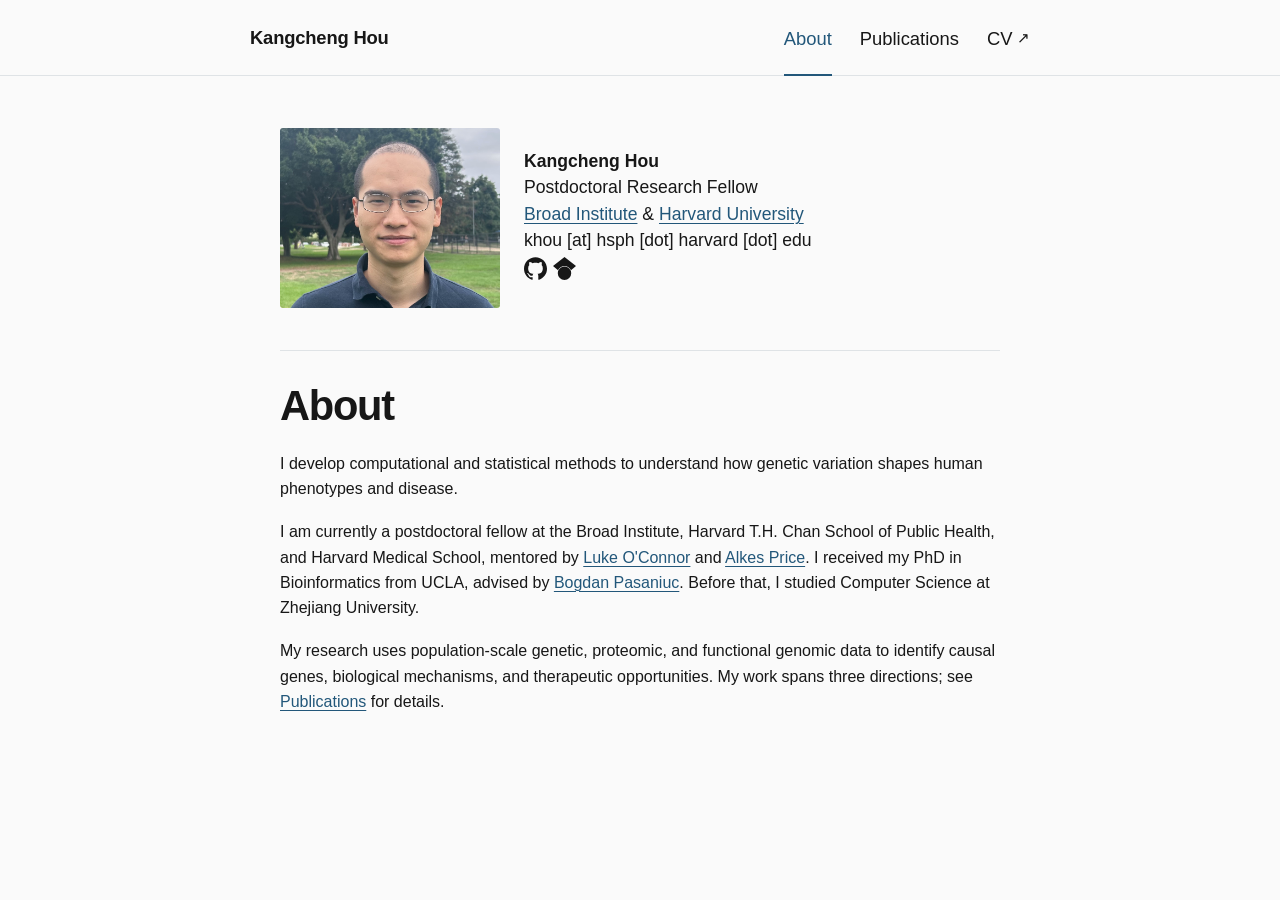
<file: index.html>
<!DOCTYPE html>
<html lang="en">

<head>
    <meta charset="utf-8">
    <meta name="viewport" content="width=device-width, initial-scale=1">
    <meta name="description"
        content="Kangcheng Hou — statistical genetics, polygenic prediction, and complex disease genomics.">
    <title>About — Kangcheng Hou</title>
    <link rel="stylesheet" href="style.css">
</head>

<body>
    <header class="site-header">
        <nav class="site-nav" aria-label="Primary navigation">
            <a class="brand" href="./">Kangcheng Hou</a>
            <div class="nav-links">
                <a class="active" href="./" aria-current="page">About</a>
                <a href="publications/">Publications</a>
                <a class="external-link" href="assets/cv.pdf" target="_blank" rel="noopener"
                    aria-label="CV (opens in a new tab)">CV</a>
            </div>
        </nav>
    </header>

    <main class="page">
        <section class="about" aria-labelledby="about-title">
            <div class="profile" aria-label="Profile and contact information">
                <img class="portrait" src="assets/photo.jpg" alt="Headshot of Kangcheng Hou" width="1600"
                    height="1600">
                <p><strong>Kangcheng Hou</strong><br>
                    <span class="profile-ink">Postdoctoral Research Fellow</span><br>
                    <a href="https://www.broadinstitute.org/">Broad Institute</a> <span
                        class="profile-ink">&amp;</span>
                    <a href="https://www.harvard.edu/">Harvard University</a><br>
                    <span class="profile-ink">khou [at] hsph [dot] harvard [dot] edu</span><br>
                    <span class="social-icons">
                        <a href="https://github.com/KangchengHou" aria-label="GitHub">
                            <img src="assets/github.svg" alt="">
                        </a>
                        <a href="https://scholar.google.com/citations?user=IURWCt4AAAAJ&amp;hl=en"
                            aria-label="Google Scholar">
                            <img src="assets/google-scholar.svg" alt="">
                        </a>
                    </span>
                </p>
            </div>

            <div class="about-copy">
                <h1 id="about-title">About</h1>
                <p>
                    I develop computational and statistical methods to understand how genetic variation shapes human
                    phenotypes and disease.
                </p>
                <p>
                    I am currently a postdoctoral fellow at the Broad Institute, Harvard T.H. Chan School of Public
                    Health, and Harvard Medical School, mentored by <a
                        href="https://oconnorlab.hms.harvard.edu/">Luke O'Connor</a> and <a
                        href="https://hsph.harvard.edu/research/price-lab/">Alkes Price</a>. I received my PhD in
                    Bioinformatics from UCLA, advised by <a href="https://www.med.upenn.edu/bogdan-group/">Bogdan
                        Pasaniuc</a>. Before that, I studied Computer Science at Zhejiang University.
                </p>
                <p>
                    My research uses population-scale genetic, proteomic, and functional genomic data to identify
                    causal genes, biological mechanisms, and therapeutic opportunities. My work spans three directions;
                    see <a href="publications/">Publications</a> for details.
                </p>
            </div>
        </section>
    </main>
</body>

</html>
</file>
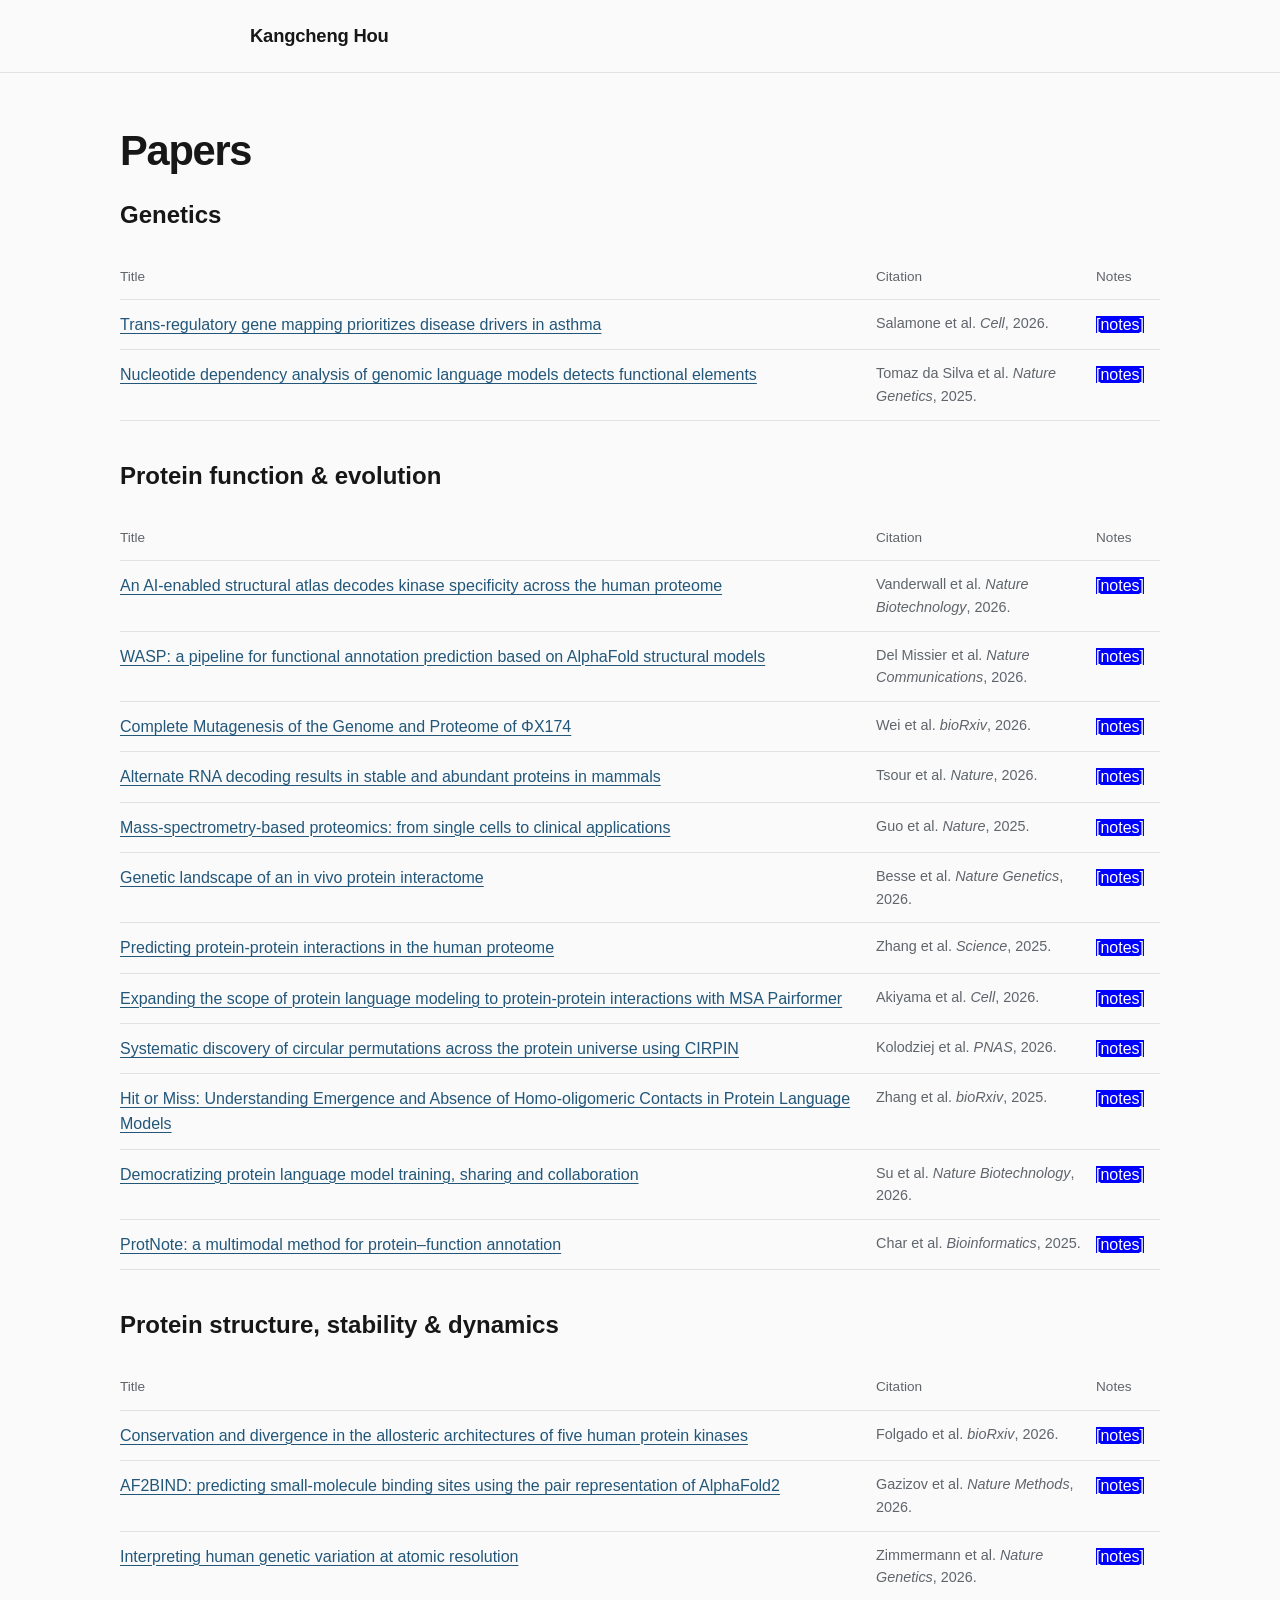
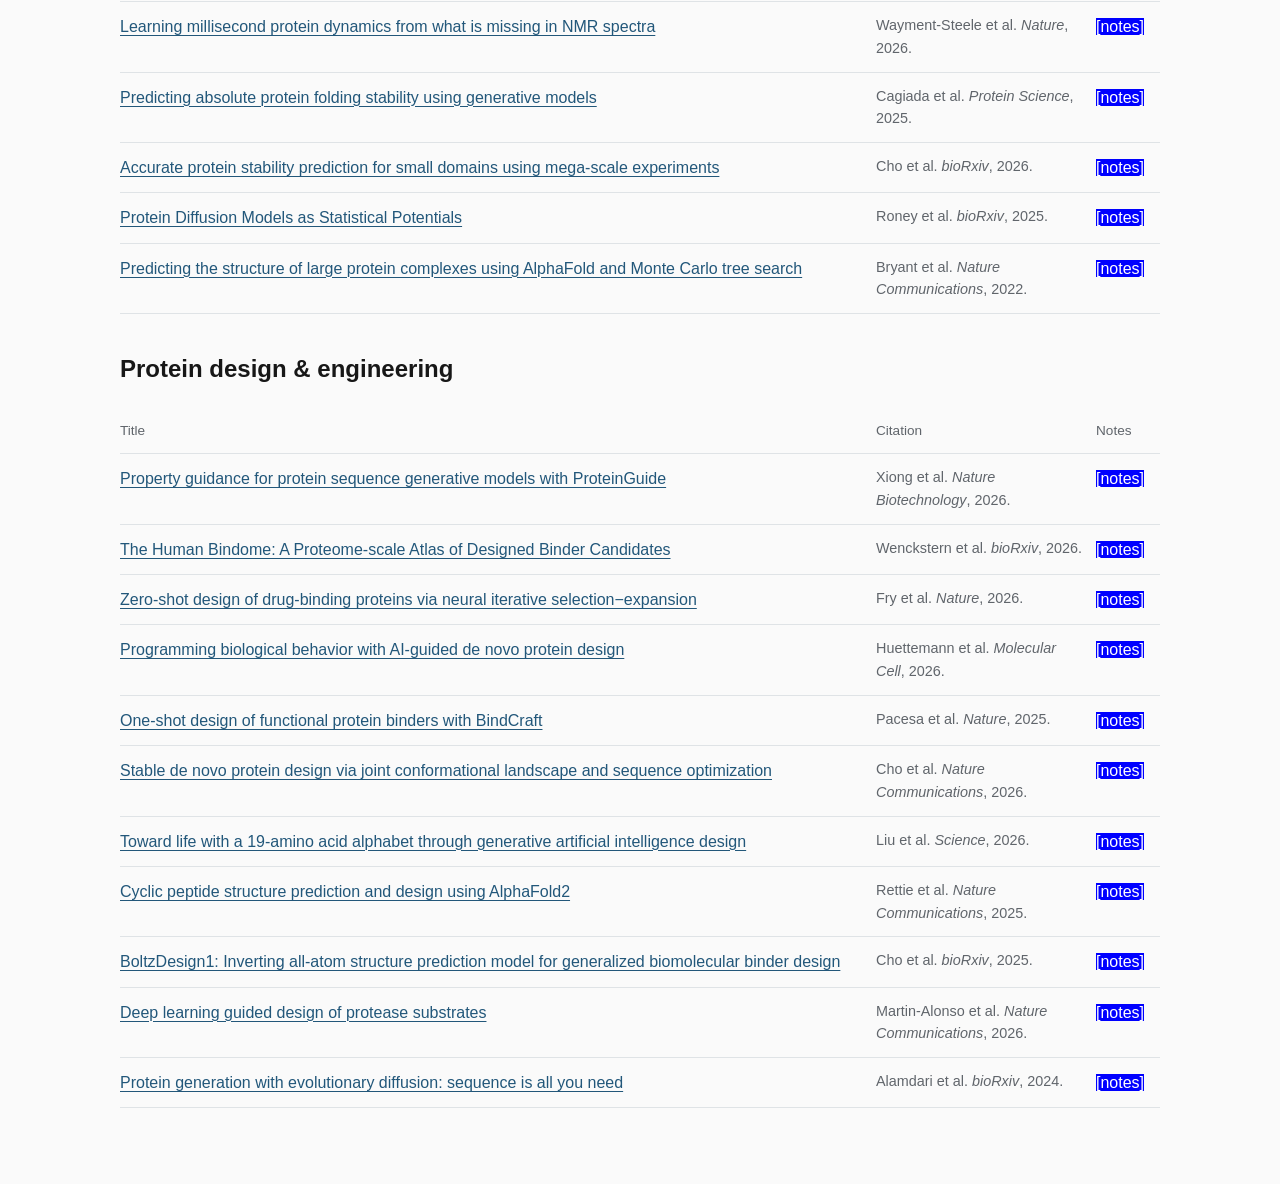
<file: papers/index.html>
<!DOCTYPE html>
<html lang="en">

<head>
    <meta charset="utf-8">
    <meta name="viewport" content="width=device-width, initial-scale=1">
    <meta name="robots" content="noindex, nofollow">
    <meta name="description" content="Papers on Kangcheng Hou's reading list.">
    <title>Papers — Kangcheng Hou</title>
    <link rel="preconnect" href="https://fonts.googleapis.com">
    <link rel="preconnect" href="https://fonts.gstatic.com" crossorigin>
    <link href="https://fonts.googleapis.com/css2?family=Lora:wght@400;600&amp;display=swap" rel="stylesheet">
    <link rel="stylesheet" href="../style.css">
</head>

<body>
    <header class="site-header">
        <nav class="site-nav" aria-label="Reading list navigation">
            <a class="brand" href="../">Kangcheng Hou</a>
        </nav>
    </header>

    <main class="page reading-page">
        <section class="section">
            <h1 class="reading-title">Papers</h1>

            <section class="reading-section" aria-labelledby="genetics-title">
                <h2 id="genetics-title">Genetics</h2>
                <table class="paper-table">
                    <colgroup><col class="title-column"><col class="citation-column"><col class="notes-column"></colgroup>
                    <thead><tr><th scope="col">Title</th><th scope="col">Citation</th><th scope="col">Notes</th></tr></thead>
                    <tbody>
                    <tr>
                        <td class="paper-title"><a href="https://www.cell.com/cell/fulltext/S0092-8674(26)00866-4" target="_blank" rel="noopener">Trans-regulatory gene mapping prioritizes disease drivers in asthma</a></td>
                        <td class="paper-citation">Salamone et al. <em>Cell</em>, 2026.</td>
                        <td class="paper-resource"><a class="paper-notes" href="notes/Salamone_Cell_2026_DANDELION.pdf" target="_blank" rel="noopener">[notes]</a></td>
                    </tr>
                    <tr>
                        <td class="paper-title"><a href="https://www.nature.com/articles/s41588-025-02347-3" target="_blank" rel="noopener">Nucleotide dependency analysis of genomic language models detects functional elements</a></td>
                        <td class="paper-citation">Tomaz da Silva et al. <em>Nature Genetics</em>, 2025.</td>
                        <td class="paper-resource"><a class="paper-notes" href="notes/TomazDaSilva_NG_2025_NucleotideDependency.pdf" target="_blank" rel="noopener">[notes]</a></td>
                    </tr>
                    </tbody>
                </table>
            </section>

            <section class="reading-section" aria-labelledby="protein-function-title">
                <h2 id="protein-function-title">Protein function &amp; evolution</h2>
                <table class="paper-table">
                    <colgroup><col class="title-column"><col class="citation-column"><col class="notes-column"></colgroup>
                    <thead><tr><th scope="col">Title</th><th scope="col">Citation</th><th scope="col">Notes</th></tr></thead>
                    <tbody>
                    <tr>
                        <td class="paper-title"><a href="https://www.nature.com/articles/s41587-026-03239-5" target="_blank" rel="noopener">An AI-enabled structural atlas decodes kinase specificity across the human proteome</a></td>
                        <td class="paper-citation">Vanderwall et al. <em>Nature Biotechnology</em>, 2026.</td>
                        <td class="paper-resource"><a class="paper-notes" href="notes/Vanderwall_NatBiotechnol_2026_KinoPlex.pdf" target="_blank" rel="noopener">[notes]</a></td>
                    </tr>
                    <tr>
                        <td class="paper-title"><a href="https://www.nature.com/articles/s41467-026-75956-z" target="_blank" rel="noopener">WASP: a pipeline for functional annotation prediction based on AlphaFold structural models</a></td>
                        <td class="paper-citation">Del Missier et al. <em>Nature Communications</em>, 2026.</td>
                        <td class="paper-resource"><a class="paper-notes" href="notes/DelMissier_NatCommun_2026_WASP.pdf" target="_blank" rel="noopener">[notes]</a></td>
                    </tr>
                    <tr>
                        <td class="paper-title"><a href="https://www.biorxiv.org/content/10.64898/2026.07.25.740675v1" target="_blank" rel="noopener">Complete Mutagenesis of the Genome and Proteome of ΦX174</a></td>
                        <td class="paper-citation">Wei et al. <em>bioRxiv</em>, 2026.</td>
                        <td class="paper-resource"><a class="paper-notes" href="notes/Wei_bioRxiv_2026_PhiX174Mutagenesis.pdf" target="_blank" rel="noopener">[notes]</a></td>
                    </tr>
                    <tr>
                        <td class="paper-title"><a href="https://www.nature.com/articles/s41586-026-10678-2" target="_blank" rel="noopener">Alternate RNA decoding results in stable and abundant proteins in mammals</a></td>
                        <td class="paper-citation">Tsour et al. <em>Nature</em>, 2026.</td>
                        <td class="paper-resource"><a class="paper-notes" href="notes/Tsour_Nature_2026_AlternateDecoding.pdf" target="_blank" rel="noopener">[notes]</a></td>
                    </tr>
                    <tr>
                        <td class="paper-title"><a href="https://www.nature.com/articles/s41586-025-08584-0" target="_blank" rel="noopener">Mass-spectrometry-based proteomics: from single cells to clinical applications</a></td>
                        <td class="paper-citation">Guo et al. <em>Nature</em>, 2025.</td>
                        <td class="paper-resource"><a class="paper-notes" href="notes/Guo_Nature_2025_Proteomics.pdf" target="_blank" rel="noopener">[notes]</a></td>
                    </tr>
                    <tr>
                        <td class="paper-title"><a href="https://www.nature.com/articles/s41588-026-02747-z" target="_blank" rel="noopener">Genetic landscape of an in vivo protein interactome</a></td>
                        <td class="paper-citation">Besse et al. <em>Nature Genetics</em>, 2026.</td>
                        <td class="paper-resource"><a class="paper-notes" href="notes/Besse_NG_2026_InVivoInteractome.pdf" target="_blank" rel="noopener">[notes]</a></td>
                    </tr>
                    <tr>
                        <td class="paper-title"><a href="https://www.science.org/doi/10.1126/science.adt1630" target="_blank" rel="noopener">Predicting protein-protein interactions in the human proteome</a></td>
                        <td class="paper-citation">Zhang et al. <em>Science</em>, 2025.</td>
                        <td class="paper-resource"><a class="paper-notes" href="notes/Zhang_Science_2025_HumanPPI.pdf" target="_blank" rel="noopener">[notes]</a></td>
                    </tr>
                    <tr>
                        <td class="paper-title"><a href="https://doi.org/10.1016/j.cell.2026.06.029" target="_blank" rel="noopener">Expanding the scope of protein language modeling to protein-protein interactions with MSA Pairformer</a></td>
                        <td class="paper-citation">Akiyama et al. <em>Cell</em>, 2026.</td>
                        <td class="paper-resource"><a class="paper-notes" href="notes/Akiyama_Cell_2026_MSAPairformer.pdf" target="_blank" rel="noopener">[notes]</a></td>
                    </tr>
                    <tr>
                        <td class="paper-title"><a href="https://doi.org/10.1073/pnas.2605178123" target="_blank" rel="noopener">Systematic discovery of circular permutations across the protein universe using CIRPIN</a></td>
                        <td class="paper-citation">Kolodziej et al. <em>PNAS</em>, 2026.</td>
                        <td class="paper-resource"><a class="paper-notes" href="notes/Kolodziej_PNAS_2026_CIRPIN.pdf" target="_blank" rel="noopener">[notes]</a></td>
                    </tr>
                    <tr>
                        <td class="paper-title"><a href="https://www.biorxiv.org/content/10.1101/2025.11.16.688745" target="_blank" rel="noopener">Hit or Miss: Understanding Emergence and Absence of Homo-oligomeric Contacts in Protein Language Models</a></td>
                        <td class="paper-citation">Zhang et al. <em>bioRxiv</em>, 2025.</td>
                        <td class="paper-resource"><a class="paper-notes" href="notes/Zhang_bioRxiv_2025_HitOrMiss.pdf" target="_blank" rel="noopener">[notes]</a></td>
                    </tr>
                    <tr>
                        <td class="paper-title"><a href="https://www.nature.com/articles/s41587-025-02859-7" target="_blank" rel="noopener">Democratizing protein language model training, sharing and collaboration</a></td>
                        <td class="paper-citation">Su et al. <em>Nature Biotechnology</em>, 2026.</td>
                        <td class="paper-resource"><a class="paper-notes" href="notes/Su_NatBiotechnol_2025_SaprotHub.pdf" target="_blank" rel="noopener">[notes]</a></td>
                    </tr>
                    <tr>
                        <td class="paper-title"><a href="https://academic.oup.com/bioinformatics/article/41/5/btaf170/8113843" target="_blank" rel="noopener">ProtNote: a multimodal method for protein–function annotation</a></td>
                        <td class="paper-citation">Char et al. <em>Bioinformatics</em>, 2025.</td>
                        <td class="paper-resource"><a class="paper-notes" href="notes/Char_Bioinformatics_2025_ProtNote.pdf" target="_blank" rel="noopener">[notes]</a></td>
                    </tr>
                    </tbody>
                </table>
            </section>

            <section class="reading-section" aria-labelledby="protein-structure-title">
                <h2 id="protein-structure-title">Protein structure, stability &amp; dynamics</h2>
                <table class="paper-table">
                    <colgroup><col class="title-column"><col class="citation-column"><col class="notes-column"></colgroup>
                    <thead><tr><th scope="col">Title</th><th scope="col">Citation</th><th scope="col">Notes</th></tr></thead>
                    <tbody>
                    <tr>
                        <td class="paper-title"><a href="https://www.biorxiv.org/content/10.64898/2026.08.04.742685v1" target="_blank" rel="noopener">Conservation and divergence in the allosteric architectures of five human protein kinases</a></td>
                        <td class="paper-citation">Folgado et al. <em>bioRxiv</em>, 2026.</td>
                        <td class="paper-resource"><a class="paper-notes" href="notes/Folgado_bioRxiv_2026_KinaseAllostery.pdf" target="_blank" rel="noopener">[notes]</a></td>
                    </tr>
                    <tr>
                        <td class="paper-title"><a href="https://www.nature.com/articles/s41592-026-03011-2" target="_blank" rel="noopener">AF2BIND: predicting small-molecule binding sites using the pair representation of AlphaFold2</a></td>
                        <td class="paper-citation">Gazizov et al. <em>Nature Methods</em>, 2026.</td>
                        <td class="paper-resource"><a class="paper-notes" href="notes/Gazizov_NatMethods_2026_AF2BIND.pdf" target="_blank" rel="noopener">[notes]</a></td>
                    </tr>
                    <tr>
                        <td class="paper-title"><a href="https://www.nature.com/articles/s41588-026-02763-z" target="_blank" rel="noopener">Interpreting human genetic variation at atomic resolution</a></td>
                        <td class="paper-citation">Zimmermann et al. <em>Nature Genetics</em>, 2026.</td>
                        <td class="paper-resource"><a class="paper-notes" href="notes/Zimmermann_NG_2026_AtomicVariation.pdf" target="_blank" rel="noopener">[notes]</a></td>
                    </tr>
                    <tr>
                        <td class="paper-title"><a href="https://www.nature.com/articles/s41586-026-10989-4" target="_blank" rel="noopener">Learning millisecond protein dynamics from what is missing in NMR spectra</a></td>
                        <td class="paper-citation">Wayment-Steele et al. <em>Nature</em>, 2026.</td>
                        <td class="paper-resource"><a class="paper-notes" href="notes/WaymentSteele_Nature_2026_NMRDynamics.pdf" target="_blank" rel="noopener">[notes]</a></td>
                    </tr>
                    <tr>
                        <td class="paper-title"><a href="https://doi.org/10.1002/pro.5233" target="_blank" rel="noopener">Predicting absolute protein folding stability using generative models</a></td>
                        <td class="paper-citation">Cagiada et al. <em>Protein Science</em>, 2025.</td>
                        <td class="paper-resource"><a class="paper-notes" href="notes/Cagiada_ProteinSci_2025_AbsoluteStability.pdf" target="_blank" rel="noopener">[notes]</a></td>
                    </tr>
                    <tr>
                        <td class="paper-title"><a href="https://www.biorxiv.org/content/10.64898/2026.05.19.726285" target="_blank" rel="noopener">Accurate protein stability prediction for small domains using mega-scale experiments</a></td>
                        <td class="paper-citation">Cho et al. <em>bioRxiv</em>, 2026.</td>
                        <td class="paper-resource"><a class="paper-notes" href="notes/Cho_bioRxiv_2026_MegascaleStability.pdf" target="_blank" rel="noopener">[notes]</a></td>
                    </tr>
                    <tr>
                        <td class="paper-title"><a href="https://www.biorxiv.org/content/10.64898/2025.12.09.693073" target="_blank" rel="noopener">Protein Diffusion Models as Statistical Potentials</a></td>
                        <td class="paper-citation">Roney et al. <em>bioRxiv</em>, 2025.</td>
                        <td class="paper-resource"><a class="paper-notes" href="notes/Roney_bioRxiv_2025_DiffusionPotentials.pdf" target="_blank" rel="noopener">[notes]</a></td>
                    </tr>
                    <tr>
                        <td class="paper-title"><a href="https://www.nature.com/articles/s41467-022-33729-4" target="_blank" rel="noopener">Predicting the structure of large protein complexes using AlphaFold and Monte Carlo tree search</a></td>
                        <td class="paper-citation">Bryant et al. <em>Nature Communications</em>, 2022.</td>
                        <td class="paper-resource"><a class="paper-notes" href="notes/Bryant_NatCommun_2022_MoLPC.pdf" target="_blank" rel="noopener">[notes]</a></td>
                    </tr>
                    </tbody>
                </table>
            </section>

            <section class="reading-section" aria-labelledby="protein-design-title">
                <h2 id="protein-design-title">Protein design &amp; engineering</h2>
                <table class="paper-table">
                    <colgroup><col class="title-column"><col class="citation-column"><col class="notes-column"></colgroup>
                    <thead><tr><th scope="col">Title</th><th scope="col">Citation</th><th scope="col">Notes</th></tr></thead>
                    <tbody>
                    <tr>
                        <td class="paper-title"><a href="https://www.nature.com/articles/s41587-026-03207-z" target="_blank" rel="noopener">Property guidance for protein sequence generative models with ProteinGuide</a></td>
                        <td class="paper-citation">Xiong et al. <em>Nature Biotechnology</em>, 2026.</td>
                        <td class="paper-resource"><a class="paper-notes" href="notes/Xiong_NatBiotechnol_2026_ProteinGuide.pdf" target="_blank" rel="noopener">[notes]</a></td>
                    </tr>
                    <tr>
                        <td class="paper-title"><a href="https://www.biorxiv.org/content/10.64898/2026.07.30.741542v1" target="_blank" rel="noopener">The Human Bindome: A Proteome-scale Atlas of Designed Binder Candidates</a></td>
                        <td class="paper-citation">Wenckstern et al. <em>bioRxiv</em>, 2026.</td>
                        <td class="paper-resource"><a class="paper-notes" href="notes/Wenckstern_bioRxiv_2026_HumanBindome.pdf" target="_blank" rel="noopener">[notes]</a></td>
                    </tr>
                    <tr>
                        <td class="paper-title"><a href="https://www.nature.com/articles/s41586-026-10670-w" target="_blank" rel="noopener">Zero-shot design of drug-binding proteins via neural iterative selection−expansion</a></td>
                        <td class="paper-citation">Fry et al. <em>Nature</em>, 2026.</td>
                        <td class="paper-resource"><a class="paper-notes" href="notes/Fry_Nature_2026_DrugBindingDesign.pdf" target="_blank" rel="noopener">[notes]</a></td>
                    </tr>
                    <tr>
                        <td class="paper-title"><a href="https://www.cell.com/molecular-cell/fulltext/S1097-2765(26)00615-5" target="_blank" rel="noopener">Programming biological behavior with AI-guided de novo protein design</a></td>
                        <td class="paper-citation">Huettemann et al. <em>Molecular Cell</em>, 2026.</td>
                        <td class="paper-resource"><a class="paper-notes" href="notes/Huettemann_MolCell_2026_ProteinDesign.pdf" target="_blank" rel="noopener">[notes]</a></td>
                    </tr>
                    <tr>
                        <td class="paper-title"><a href="https://www.nature.com/articles/s41586-025-09429-6" target="_blank" rel="noopener">One-shot design of functional protein binders with BindCraft</a></td>
                        <td class="paper-citation">Pacesa et al. <em>Nature</em>, 2025.</td>
                        <td class="paper-resource"><a class="paper-notes" href="notes/Pacesa_Nature_2025_BindCraft.pdf" target="_blank" rel="noopener">[notes]</a></td>
                    </tr>
                    <tr>
                        <td class="paper-title"><a href="https://www.nature.com/articles/s41467-025-66526-w" target="_blank" rel="noopener">Stable de novo protein design via joint conformational landscape and sequence optimization</a></td>
                        <td class="paper-citation">Cho et al. <em>Nature Communications</em>, 2026.</td>
                        <td class="paper-resource"><a class="paper-notes" href="notes/Cho_NatCommun_2026_LandscapeOptimization.pdf" target="_blank" rel="noopener">[notes]</a></td>
                    </tr>
                    <tr>
                        <td class="paper-title"><a href="https://www.science.org/doi/10.1126/science.aeb5171" target="_blank" rel="noopener">Toward life with a 19-amino acid alphabet through generative artificial intelligence design</a></td>
                        <td class="paper-citation">Liu et al. <em>Science</em>, 2026.</td>
                        <td class="paper-resource"><a class="paper-notes" href="notes/Liu_Science_2026_19AminoAcids.pdf" target="_blank" rel="noopener">[notes]</a></td>
                    </tr>
                    <tr>
                        <td class="paper-title"><a href="https://www.nature.com/articles/s41467-025-59940-7" target="_blank" rel="noopener">Cyclic peptide structure prediction and design using AlphaFold2</a></td>
                        <td class="paper-citation">Rettie et al. <em>Nature Communications</em>, 2025.</td>
                        <td class="paper-resource"><a class="paper-notes" href="notes/Rettie_NatCommun_2025_AfCycDesign.pdf" target="_blank" rel="noopener">[notes]</a></td>
                    </tr>
                    <tr>
                        <td class="paper-title"><a href="https://www.biorxiv.org/content/10.1101/2025.04.06.647261v1" target="_blank" rel="noopener">BoltzDesign1: Inverting all-atom structure prediction model for generalized biomolecular binder design</a></td>
                        <td class="paper-citation">Cho et al. <em>bioRxiv</em>, 2025.</td>
                        <td class="paper-resource"><a class="paper-notes" href="notes/Cho_bioRxiv_2025_BoltzDesign1.pdf" target="_blank" rel="noopener">[notes]</a></td>
                    </tr>
                    <tr>
                        <td class="paper-title"><a href="https://www.nature.com/articles/s41467-025-67226-1" target="_blank" rel="noopener">Deep learning guided design of protease substrates</a></td>
                        <td class="paper-citation">Martin-Alonso et al. <em>Nature Communications</em>, 2026.</td>
                        <td class="paper-resource"><a class="paper-notes" href="notes/MartinAlonso_NatCommun_2026_CleaveNet.pdf" target="_blank" rel="noopener">[notes]</a></td>
                    </tr>
                    <tr>
                        <td class="paper-title"><a href="https://www.biorxiv.org/content/10.1101/2023.09.11.556673v2" target="_blank" rel="noopener">Protein generation with evolutionary diffusion: sequence is all you need</a></td>
                        <td class="paper-citation">Alamdari et al. <em>bioRxiv</em>, 2024.</td>
                        <td class="paper-resource"><a class="paper-notes" href="notes/Alamdari_bioRxiv_2024_EvoDiff.pdf" target="_blank" rel="noopener">[notes]</a></td>
                    </tr>
                    </tbody>
                </table>
            </section>
        </section>
    </main>
</body>

</html>
</file>
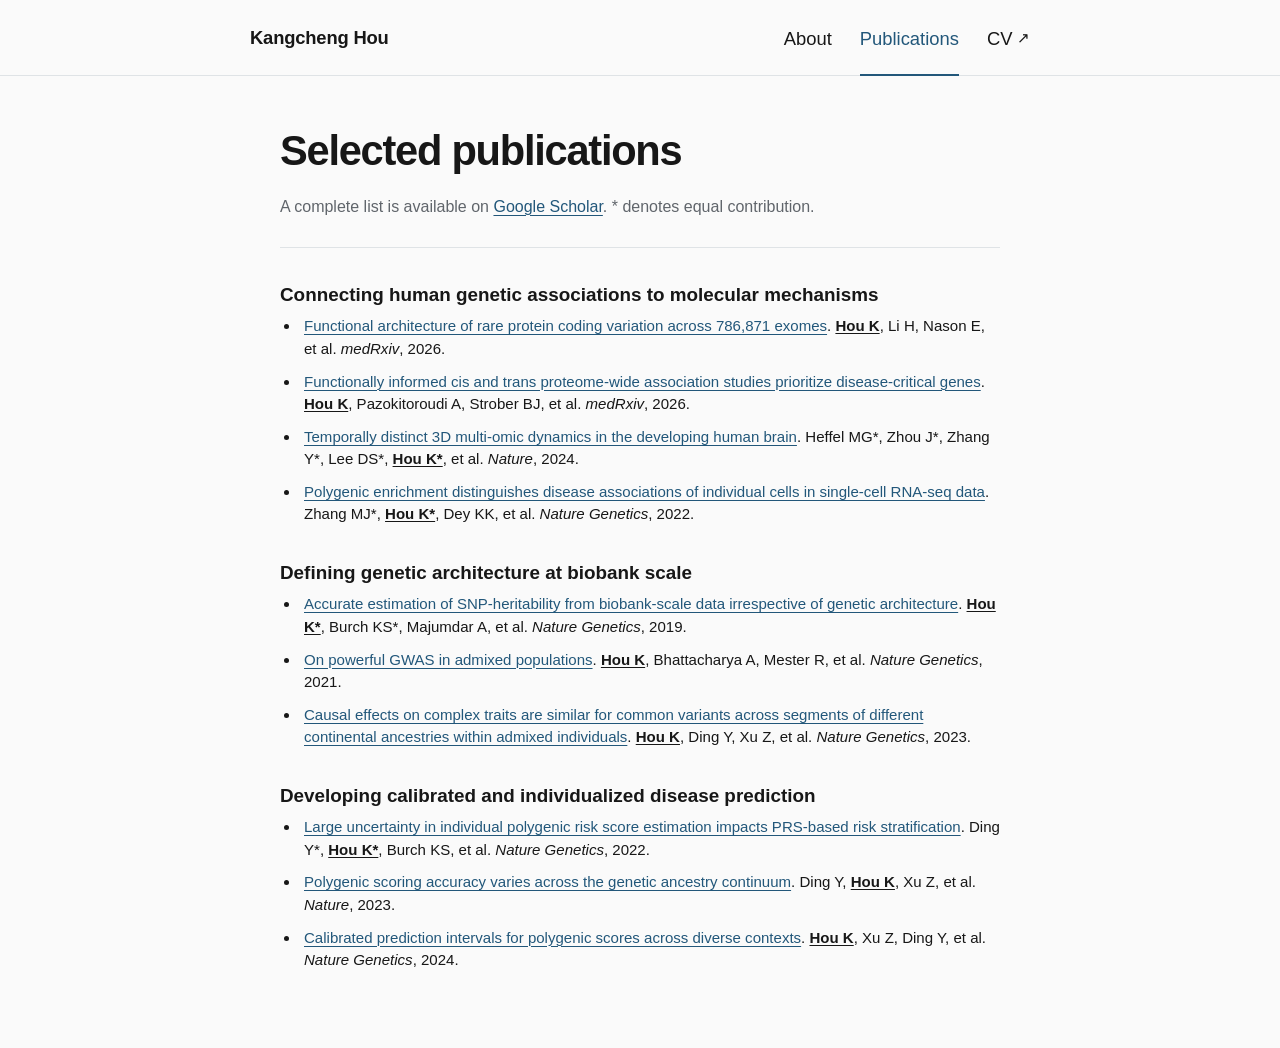
<file: publications/index.html>
<!DOCTYPE html>
<html lang="en">

<head>
    <meta charset="utf-8">
    <meta name="viewport" content="width=device-width, initial-scale=1">
    <meta name="description" content="Selected publications by Kangcheng Hou.">
    <title>Selected publications — Kangcheng Hou</title>
    <link rel="stylesheet" href="../style.css">
</head>

<body>
    <header class="site-header">
        <nav class="site-nav" aria-label="Primary navigation">
            <a class="brand" href="../">Kangcheng Hou</a>
            <div class="nav-links">
                <a href="../">About</a>
                <a class="active" href="./" aria-current="page">Publications</a>
                <a class="external-link" href="../assets/cv.pdf" target="_blank" rel="noopener"
                    aria-label="CV (opens in a new tab)">CV</a>
            </div>
        </nav>
    </header>

    <main class="page publications-page">
        <header class="page-heading">
            <h1>Selected publications</h1>
            <p>
                A complete list is available on <a
                    href="https://scholar.google.com/citations?user=IURWCt4AAAAJ&amp;hl=en">Google Scholar</a>.
                * denotes equal contribution.
            </p>
        </header>

        <section class="publication-topic" aria-labelledby="mechanisms-title">
            <h2 id="mechanisms-title">Connecting human genetic associations to molecular mechanisms</h2>
            <ul class="publication-list">
                <li>
                    <a class="publication-title" href="https://doi.org/10.64898/2026.10.16.26365771">Functional
                        architecture of rare protein coding variation across 786,871 exomes</a>. <strong>Hou K</strong>,
                    Li H, Nason E, et al. <em>medRxiv</em>, 2026.
                </li>
                <li>
                    <a class="publication-title" href="https://doi.org/10.64898/2026.04.24.26351667">Functionally
                        informed cis and trans proteome-wide association studies prioritize disease-critical genes</a>.
                    <strong>Hou K</strong>, Pazokitoroudi A, Strober BJ, et al. <em>medRxiv</em>, 2026.
                </li>
                <li>
                    <a class="publication-title" href="https://doi.org/10.1038/s41586-024-08030-7">Temporally distinct
                        3D multi-omic dynamics in the developing human brain</a>. Heffel MG*, Zhou J*, Zhang Y*, Lee DS*,
                    <strong>Hou K*</strong>, et al. <em>Nature</em>, 2024.
                </li>
                <li>
                    <a class="publication-title" href="https://doi.org/10.1038/s41588-022-01167-z">Polygenic
                        enrichment distinguishes disease associations of individual cells in single-cell RNA-seq
                        data</a>. Zhang MJ*, <strong>Hou K*</strong>, Dey KK, et al. <em>Nature Genetics</em>, 2022.
                </li>
            </ul>
        </section>

        <section class="publication-topic" aria-labelledby="architecture-title">
            <h2 id="architecture-title">Defining genetic architecture at biobank scale</h2>
            <ul class="publication-list">
                <li>
                    <a class="publication-title" href="https://doi.org/10.1038/s41588-019-0465-0">Accurate estimation
                        of SNP-heritability from biobank-scale data irrespective of genetic architecture</a>.
                    <strong>Hou K*</strong>, Burch KS*, Majumdar A, et al. <em>Nature Genetics</em>, 2019.
                </li>
                <li>
                    <a class="publication-title" href="https://doi.org/10.1038/s41588-021-00953-5">On powerful GWAS in
                        admixed populations</a>. <strong>Hou K</strong>, Bhattacharya A, Mester R, et al. <em>Nature
                        Genetics</em>, 2021.
                </li>
                <li>
                    <a class="publication-title" href="https://doi.org/10.1038/s41588-023-01338-6">Causal effects on
                        complex traits are similar for common variants across segments of different continental
                        ancestries within admixed individuals</a>. <strong>Hou K</strong>, Ding Y, Xu Z, et al.
                    <em>Nature Genetics</em>, 2023.
                </li>
            </ul>
        </section>

        <section class="publication-topic" aria-labelledby="prediction-title">
            <h2 id="prediction-title">Developing calibrated and individualized disease prediction</h2>
            <ul class="publication-list">
                <li>
                    <a class="publication-title" href="https://doi.org/10.1038/s41588-021-00961-5">Large uncertainty
                        in individual polygenic risk score estimation impacts PRS-based risk stratification</a>. Ding Y*,
                    <strong>Hou K*</strong>, Burch KS, et al. <em>Nature Genetics</em>, 2022.
                </li>
                <li>
                    <a class="publication-title" href="https://doi.org/10.1038/s41586-023-06079-4">Polygenic scoring
                        accuracy varies across the genetic ancestry continuum</a>. Ding Y, <strong>Hou K</strong>, Xu Z,
                    et al. <em>Nature</em>, 2023.
                </li>
                <li>
                    <a class="publication-title" href="https://doi.org/10.1038/s41588-024-01792-w">Calibrated
                        prediction intervals for polygenic scores across diverse contexts</a>. <strong>Hou K</strong>,
                    Xu Z, Ding Y, et al. <em>Nature Genetics</em>, 2024.
                </li>
            </ul>
        </section>
    </main>
</body>

</html>
</file>
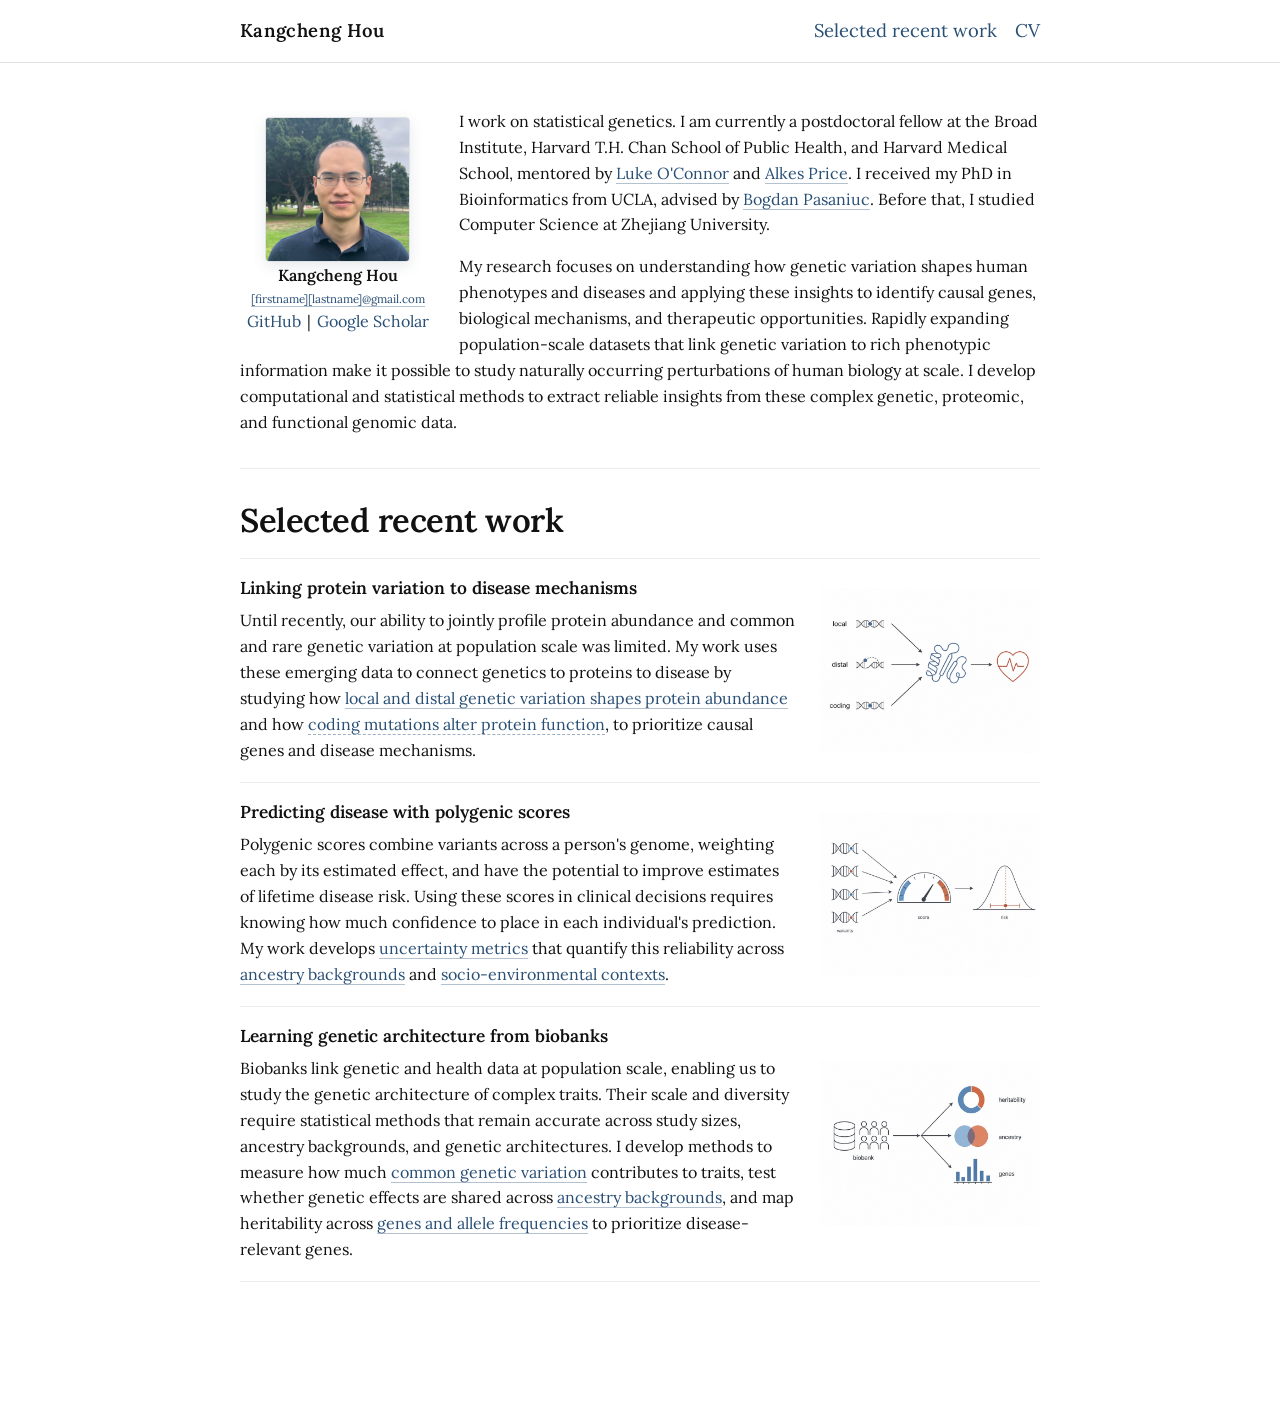
<file: v0/index.html>
<!DOCTYPE html>
<html lang="en">

<head>
    <meta charset="utf-8">
    <meta name="viewport" content="width=device-width, initial-scale=1">
    <meta name="description"
        content="Kangcheng Hou — statistical genetics, polygenic risk prediction, and complex disease genomics.">
    <title>Kangcheng Hou</title>
    <link rel="preconnect" href="https://fonts.googleapis.com">
    <link rel="preconnect" href="https://fonts.gstatic.com" crossorigin>
    <link href="https://fonts.googleapis.com/css2?family=Lora:wght@400;600&amp;display=swap" rel="stylesheet">
    <link rel="stylesheet" href="style.css">
</head>

<body>
    <header class="site-header">
        <nav class="site-nav" aria-label="Primary navigation">
            <a class="brand" href="#intro">Kangcheng Hou</a>
            <div class="nav-links">
                <a href="#selected-works">Selected recent work</a>
                <a href="../assets/cv.pdf" target="_blank" rel="noopener">CV</a>
            </div>
        </nav>
    </header>

    <main class="page">
        <section class="intro section" id="intro">
            <aside class="portrait-wrap" aria-label="Profile and contact links">
                <img class="portrait" src="../assets/photo.jpg" alt="Headshot of Kangcheng Hou">
                <div class="profile-meta">
                    <h1>Kangcheng Hou</h1>
                    <p class="profile-email">
                        <a href="mailto:[firstname][lastname]@gmail.com">[firstname][lastname]@gmail.com</a>
                    </p>
                    <div class="profile-links" aria-label="External profiles">
                        <a href="https://github.com/KangchengHou">GitHub</a>
                        <span aria-hidden="true">|</span>
                        <a href="https://scholar.google.com/citations?user=IURWCt4AAAAJ&amp;hl=en">Google Scholar</a>
                    </div>
                </div>
            </aside>
            <div class="intro-text">
                <p>
                    I work on statistical genetics. I am currently a postdoctoral fellow at the Broad Institute,
                    Harvard T.H. Chan School of Public Health, and Harvard Medical School, mentored by <a
                        href="https://oconnorlab.hms.harvard.edu/">Luke O'Connor</a> and <a
                        href="https://hsph.harvard.edu/research/price-lab/">Alkes Price</a>. I received my PhD in
                    Bioinformatics from UCLA, advised by <a href="https://www.med.upenn.edu/bogdan-group/">Bogdan
                        Pasaniuc</a>. Before that, I studied Computer Science at Zhejiang University.
                </p>
                <p>
                    My research focuses on understanding how genetic variation shapes human phenotypes and diseases and
                    applying these insights to identify causal genes, biological mechanisms, and therapeutic
                    opportunities. Rapidly expanding population-scale datasets that link genetic variation to rich
                    phenotypic information make it possible to study naturally occurring perturbations of human biology
                    at scale. I develop computational and statistical methods to extract reliable insights from these
                    complex genetic, proteomic, and functional genomic data.
                </p>
            </div>
        </section>

        <section class="section" id="selected-works" aria-labelledby="works-title">
            <h2 id="works-title">Selected recent work</h2>

            <div class="direction-list">
                <article class="direction-item">
                    <h3>Linking protein variation to disease mechanisms</h3>
                    <p>
                        Until recently, our ability to jointly profile protein abundance and common and rare genetic
                        variation at population scale was limited. My work uses these emerging data to connect genetics
                        to proteins to disease by studying how
                        <a class="paper-link" href="https://doi.org/10.64898/2026.04.24.26351667" target="_blank"
                            rel="noopener"
                            data-paper-title="Functionally informed cis and trans proteome-wide association studies prioritize disease-critical genes"
                            data-paper-citation="Hou K et al. (2026). medRxiv.">local and distal genetic variation shapes protein abundance</a>
                        and how
                        <span class="paper-link paper-link-unpublished" tabindex="0"
                            data-paper-title="Functional architecture of rare protein coding variation across 786,871 exomes"
                            data-paper-citation="Hou K et al. In preparation.">coding mutations alter protein function</span>,
                        to prioritize causal genes and disease mechanisms.
                    </p>
                    <img class="direction-figure" src="../assets/research-protein.jpg"
                        alt="Local, distal, and coding genetic variation converging on proteins and disease"
                        width="800" height="600" loading="lazy" decoding="async">
                </article>
                <article class="direction-item">
                    <h3>Predicting disease with polygenic scores</h3>
                    <p>
                        Polygenic scores combine variants across a person's genome, weighting each by its estimated
                        effect, and have the potential to improve estimates of lifetime disease risk. Using these scores
                        in clinical decisions requires knowing how much confidence to place in each individual's
                        prediction. My work develops
                        <a class="paper-link" href="https://doi.org/10.1038/s41588-021-00961-5" target="_blank"
                            rel="noopener"
                            data-paper-title="Large uncertainty in individual polygenic risk score estimation impacts PRS-based risk stratification"
                            data-paper-citation="Ding Y†, Hou K† et al. (2022). Nature Genetics.">uncertainty metrics</a>
                        that quantify this
                        reliability across
                        <a class="paper-link" href="https://doi.org/10.1038/s41586-023-06079-4" target="_blank"
                            rel="noopener"
                            data-paper-title="Polygenic scoring accuracy varies across the genetic ancestry continuum"
                            data-paper-citation="Ding Y, Hou K et al. (2023). Nature.">ancestry backgrounds</a>
                        and
                        <a class="paper-link" href="https://doi.org/10.1038/s41588-024-01792-w" target="_blank"
                            rel="noopener"
                            data-paper-title="Calibrated prediction intervals for polygenic scores across diverse contexts"
                            data-paper-citation="Hou K et al. (2024). Nature Genetics.">socio-environmental contexts</a>.
                    </p>
                    <img class="direction-figure" src="../assets/research-polygenic-score.jpg"
                        alt="Genetic variants combined into a polygenic score and an individual risk estimate with uncertainty"
                        width="800" height="600" loading="lazy" decoding="async">
                </article>
                <article class="direction-item">
                    <h3>Learning genetic architecture from biobanks</h3>
                    <p>
                        Biobanks link genetic and health data at population scale, enabling us to study the genetic
                        architecture of complex traits. Their scale and diversity require statistical methods that
                        remain accurate across study sizes, ancestry backgrounds, and genetic architectures. I develop
                        methods to measure how much
                        <a class="paper-link" href="https://doi.org/10.1038/s41588-019-0465-0" target="_blank"
                            rel="noopener"
                            data-paper-title="Accurate estimation of SNP-heritability from biobank-scale data irrespective of genetic architecture"
                            data-paper-citation="Hou K et al. (2019). Nature Genetics.">common genetic variation</a>
                        contributes to
                        traits, test whether genetic effects are shared across
                        <a class="paper-link" href="https://doi.org/10.1038/s41588-023-01338-6" target="_blank"
                            rel="noopener"
                            data-paper-title="Causal effects on complex traits are similar for common variants across segments of different continental ancestries within admixed individuals"
                            data-paper-citation="Hou K et al. (2023). Nature Genetics.">ancestry backgrounds</a>,
                        and map
                        heritability across
                        <a class="paper-link" href="https://doi.org/10.1016/j.ajhg.2022.02.012" target="_blank"
                            rel="noopener"
                            data-paper-title="Partitioning gene-level contributions to complex-trait heritability by allele frequency identifies disease-relevant genes"
                            data-paper-citation="Burch KS†, Hou K† et al. (2022). The American Journal of Human Genetics.">genes and allele frequencies</a>
                        to
                        prioritize disease-relevant genes.
                    </p>
                    <img class="direction-figure" src="../assets/research-biobank.jpg"
                        alt="Biobank data used to study heritability, ancestry, and disease-relevant genes" width="800"
                        height="600" loading="lazy" decoding="async">
                </article>
            </div>
        </section>
    </main>

    <aside class="paper-preview" id="paper-preview" role="dialog" aria-label="Paper citation" hidden>
        <div class="paper-preview-heading">
            <strong class="paper-preview-title"></strong><a class="paper-preview-format" target="_blank"
                rel="noopener">[HTML]</a>
        </div>
        <span class="paper-preview-citation"></span>
    </aside>

    <script>
        const preview = document.querySelector('.paper-preview');
        const previewTitle = preview.querySelector('.paper-preview-title');
        const previewFormat = preview.querySelector('.paper-preview-format');
        const previewCitation = preview.querySelector('.paper-preview-citation');
        let activeLink;
        let hideTimer;

        function cancelHidePaperPreview() {
            window.clearTimeout(hideTimer);
        }

        function hidePaperPreview() {
            cancelHidePaperPreview();
            preview.hidden = true;
            activeLink?.setAttribute('aria-expanded', 'false');
            activeLink = undefined;
        }

        function scheduleHidePaperPreview() {
            cancelHidePaperPreview();
            hideTimer = window.setTimeout(hidePaperPreview, 180);
        }

        function showPaperPreview(link) {
            cancelHidePaperPreview();
            activeLink?.setAttribute('aria-expanded', 'false');
            activeLink = link;
            link.setAttribute('aria-expanded', 'true');

            previewTitle.textContent = link.dataset.paperTitle;
            const paperUrl = link.getAttribute('href');
            if (paperUrl) {
                previewFormat.href = paperUrl;
                previewFormat.hidden = false;
            } else {
                previewFormat.removeAttribute('href');
                previewFormat.hidden = true;
            }

            const [beforeName, afterName] = link.dataset.paperCitation.split('Hou K');
            const highlightedName = document.createElement('span');
            highlightedName.className = 'paper-preview-me';
            highlightedName.textContent = 'Hou K';
            previewCitation.replaceChildren(beforeName, highlightedName, afterName);
            preview.hidden = false;

            const linkRect = link.getBoundingClientRect();
            const previewRect = preview.getBoundingClientRect();
            const left = Math.min(
                window.innerWidth - previewRect.width - 12,
                Math.max(12, linkRect.left + (linkRect.width - previewRect.width) / 2)
            );
            const top = linkRect.top > previewRect.height + 20
                ? linkRect.top - previewRect.height - 8
                : linkRect.bottom + 8;

            preview.style.left = `${left}px`;
            preview.style.top = `${top}px`;
        }

        document.querySelectorAll('.paper-link').forEach((link) => {
            link.setAttribute('aria-controls', 'paper-preview');
            link.setAttribute('aria-expanded', 'false');
            link.addEventListener('focus', () => showPaperPreview(link));
            link.addEventListener('blur', scheduleHidePaperPreview);
            link.addEventListener('click', (event) => {
                event.preventDefault();
                showPaperPreview(link);
                if (event.detail === 0 && previewFormat.hasAttribute('href')) {
                    previewFormat.focus();
                }
            });
            link.addEventListener('keydown', (event) => {
                if (link.tagName !== 'A' && (event.key === 'Enter' || event.key === ' ')) {
                    event.preventDefault();
                    showPaperPreview(link);
                }
            });
        });

        preview.addEventListener('focusin', cancelHidePaperPreview);
        preview.addEventListener('focusout', scheduleHidePaperPreview);
        previewFormat.addEventListener('click', () => window.setTimeout(hidePaperPreview));

        document.addEventListener('pointerdown', (event) => {
            if (!preview.hidden && !preview.contains(event.target) && !activeLink?.contains(event.target)) {
                hidePaperPreview();
            }
        });

        document.addEventListener('keydown', (event) => {
            if (event.key === 'Escape' && !preview.hidden) {
                const link = activeLink;
                hidePaperPreview();
                link?.focus();
            }
        });
    </script>
</body>

</html>
</file>
<file: style.css>
/* Main website styles. */
:root {
    --ink: #171717;
    --muted: #60656b;
    --accent: #22577a;
    --accent-dark: #163c56;
    --line: #dfe3e6;
    --content-width: 780px;
    --gutter: 24px;
}

* {
    box-sizing: border-box;
}

html {
    scroll-behavior: smooth;
}

body {
    margin: 0;
    padding-top: 72px;
    background: rgb(250, 250, 250);
    color: var(--ink);
    font-family: -apple-system, BlinkMacSystemFont, "Segoe UI", sans-serif;
    font-size: 16px;
    line-height: 1.58;
    -webkit-font-smoothing: antialiased;
}

a {
    color: var(--accent);
    text-decoration-thickness: 1px;
    text-underline-offset: 3px;
}

a:hover,
a:focus {
    color: var(--accent-dark);
}

a:focus-visible {
    outline: 2px solid var(--accent);
    outline-offset: 4px;
    border-radius: 2px;
}

.site-header {
    position: fixed;
    top: 0;
    right: 0;
    left: 0;
    z-index: 20;
    border-bottom: 1px solid var(--line);
    background: rgba(250, 250, 250, 0.96);
    backdrop-filter: blur(12px);
}

.site-nav,
.page {
    width: min(var(--content-width), calc(100% - (2 * var(--gutter))));
    margin: 0 auto;
}

.site-nav {
    display: flex;
    align-items: center;
    justify-content: space-between;
    min-height: 72px;
    gap: 28px;
}

.brand,
.nav-links a {
    color: var(--ink);
    font-size: 1.15rem;
    font-weight: 400;
    text-decoration: none;
}

.brand {
    font-weight: 600;
    letter-spacing: -0.01em;
}

.nav-links {
    display: flex;
    align-items: center;
    gap: 28px;
}

.nav-links a {
    position: relative;
    padding: 24px 0 22px;
}

.nav-links a:hover,
.nav-links a:focus,
.nav-links .active {
    color: var(--accent);
}

.nav-links .active::after {
    position: absolute;
    right: 0;
    bottom: -1px;
    left: 0;
    height: 2px;
    background: var(--accent);
    content: "";
}

.nav-links .external-link::after {
    margin-left: 0.3em;
    font-size: 0.82em;
    vertical-align: 0.14em;
    content: "↗";
}

.page {
    padding: 56px 0 76px;
}

.about,
.publications-page {
    max-width: 720px;
}

.about {
    margin-inline: auto;
}

.profile {
    display: flex;
    align-items: flex-start;
    gap: 24px;
    margin-bottom: 42px;
    color: var(--muted);
    line-height: 1.5;
}

.portrait {
    display: block;
    flex: 0 0 auto;
    width: 220px;
    height: 180px;
    object-fit: cover;
    border-radius: 3px;
    filter: saturate(0.88);
}

.profile p {
    margin: 0;
    padding-top: 20px;
    font-size: 1.1rem;
}

.profile-ink {
    color: var(--ink);
}

.social-icons {
    display: inline-flex;
    gap: 0.3em;
    padding-top: 0.2em;
    font-size: 1.2rem;
}

.social-icons a {
    display: flex;
    color: var(--ink);
    text-decoration: none;
}

.social-icons img {
    display: block;
    width: 1.2em;
    height: 1.2em;
}

.profile strong,
.publication-list strong {
    color: var(--ink);
}

.publication-list strong {
    text-decoration: underline;
    text-decoration-thickness: 1px;
    text-underline-offset: 2px;
}

h1,
h2,
p {
    margin-top: 0;
}

h1 {
    margin-bottom: 22px;
    font-size: clamp(2rem, 5vw, 2.6rem);
    font-weight: 700;
    letter-spacing: -0.03em;
    line-height: 1.1;
}

.about-copy {
    padding-top: 32px;
    border-top: 1px solid var(--line);
}

.about-copy p {
    margin-bottom: 18px;
}

.about-copy > :last-child {
    margin-bottom: 0;
}

.page-heading {
    padding-bottom: 28px;
    border-bottom: 1px solid var(--line);
}

.page-heading h1 {
    margin-bottom: 20px;
}

.page-heading > :last-child {
    max-width: 620px;
    margin-bottom: 0;
    color: var(--muted);
}

.publication-topic {
    padding-top: 34px;
}

.publication-topic h2 {
    margin-bottom: 8px;
    font-size: 1.18rem;
    line-height: 1.35;
}

.publication-list {
    margin: 0;
    padding-left: 1.25rem;
}

.publication-list li {
    padding-left: 4px;
    color: var(--ink);
    font-size: 0.94rem;
    line-height: 1.5;
}

.publication-list li + li {
    margin-top: 10px;
}

.publication-title {
    color: var(--accent);
}

.unpublished-title {
    color: var(--ink);
}

.reading-section + .reading-section {
    margin-top: 36px;
}

.reading-page {
    --content-width: 1040px;
}

.paper-table {
    width: 100%;
    table-layout: fixed;
    border-collapse: collapse;
    text-align: left;
}

.paper-table .title-column {
    width: calc(100% - 284px);
}

.paper-table .citation-column {
    width: 220px;
}

.paper-table .notes-column {
    width: 64px;
}

.paper-table th,
.paper-table td {
    padding: 12px 12px 12px 0;
    vertical-align: top;
    border-bottom: 1px solid var(--line);
    overflow-wrap: anywhere;
}

.paper-table th {
    color: var(--muted);
    font-size: 0.85rem;
    font-weight: 500;
}

.paper-table .paper-citation {
    color: var(--muted);
    font-size: 0.9rem;
}

.paper-table .paper-resource {
    padding-right: 0;
    white-space: nowrap;
}

@media (max-width: 680px) {
    .paper-table,
    .paper-table tbody,
    .paper-table tr,
    .paper-table td {
        display: block;
        width: auto;
    }

    .paper-table colgroup,
    .paper-table thead {
        display: none;
    }

    .paper-table tr {
        padding: 14px 0;
        border-bottom: 1px solid var(--line);
    }

    .paper-table td {
        padding: 0;
        border: 0;
    }

    .paper-table .paper-citation {
        display: inline;
        margin-right: 8px;
    }

    .paper-table .paper-resource {
        display: inline;
    }

    .paper-table .paper-title {
        margin-bottom: 4px;
    }
}

.paper-notes {
    background: #0000ff;
    color: #fff;
    font: inherit;
    text-decoration: none;
}

.paper-notes:hover,
.paper-notes:focus {
    background: #0000ff;
    color: #fff;
}

@media (max-width: 680px) {
    :root {
        --gutter: 18px;
    }

    body {
        padding-top: 93px;
    }

    .site-nav {
        align-items: flex-start;
        flex-direction: column;
        min-height: auto;
        gap: 8px;
        padding-top: 17px;
    }

    .nav-links {
        width: 100%;
        gap: 22px;
    }

    .nav-links a {
        padding: 5px 0 13px;
    }

    .page {
        padding: 46px 0 62px;
    }

    .profile {
        gap: 20px;
        margin-bottom: 38px;
    }

    .portrait {
        width: 130px;
        height: 130px;
    }

    h1 {
        font-size: 2.2rem;
    }
}

@media (max-width: 420px) {
    .nav-links {
        justify-content: space-between;
        gap: 12px;
    }

    .profile {
        display: block;
    }

    .profile p {
        padding-top: 0;
    }

    .portrait {
        width: 140px;
        height: 140px;
        margin-bottom: 18px;
    }
}
</file>
<file: v0/style.css>
/* Archived v0 site styles. */
:root {
    --text: #111111;
    --link: #294f75;
    --link-hover: #17324d;
    --rule: rgba(57, 70, 97, 0.16);
    --soft-rule: rgba(57, 70, 97, 0.10);
    --content-width: 800px;
    --page-gutter: 20px;
    --profile-width: 195px;
}

* {
    box-sizing: border-box;
}

html {
    scroll-behavior: smooth;
    scroll-padding-top: 96px;
}

body {
    margin: 0;
    background: #fff;
    color: var(--text);
    font-family: "Lora", Georgia, Cambria, "Times New Roman", Times, serif;
    font-size: 16px;
    line-height: 1.62;
}

a {
    color: var(--link);
    text-decoration: none;
    border-bottom: 1px solid rgba(41, 79, 117, 0.35);
    transition: color 160ms ease, border-color 160ms ease;
}

a:hover,
a:focus {
    color: var(--link-hover);
    border-bottom-color: currentColor;
}

a:focus-visible {
    outline: 2px solid var(--link);
    outline-offset: 3px;
    border-radius: 2px;
}

.site-header {
    position: sticky;
    top: 0;
    z-index: 20;
    background: rgba(255, 255, 255, 0.96);
    border-bottom: 1px solid var(--rule);
    backdrop-filter: blur(12px);
}

.site-nav,
.page {
    width: min(var(--content-width), calc(100% - (2 * var(--page-gutter))));
    margin: 0 auto;
}

.site-nav {
    display: flex;
    align-items: center;
    justify-content: space-between;
    gap: 24px;
    padding: 16px 0;
}

.brand {
    color: var(--text);
    font-size: 1.15rem;
    font-weight: 600;
    letter-spacing: 0.02em;
}

.nav-links {
    display: flex;
    gap: 18px;
    font-size: 1.15rem;
}

.brand,
.nav-links a,
.profile-links a {
    border-bottom: 0;
}

.page {
    padding: 46px 0 76px;
}

.section {
    scroll-margin-top: 96px;
    padding: 46px 0;
}

.intro {
    display: flow-root;
    padding-top: 0;
    padding-bottom: 32px;
    border-bottom: 1px solid var(--soft-rule);
}

#selected-works {
    padding-top: 32px;
}

.portrait-wrap {
    float: left;
    display: flex;
    flex-direction: column;
    width: var(--profile-width);
    margin: 0 24px 0 0;
    gap: 0;
}

.portrait {
    display: block;
    width: calc(100% - 50px);
    margin: 8px auto 0;
    aspect-ratio: 1;
    object-fit: cover;
    border-radius: 4px;
    border: 1px solid var(--rule);
    box-shadow: 0 4px 14px rgba(57, 70, 97, 0.12);
}

.intro-text > :last-child {
    margin-bottom: 0;
}

h1,
h2,
h3,
p {
    margin-top: 0;
}

h2 {
    margin-bottom: 18px;
    font-size: clamp(1.45rem, 3vw, 2.05rem);
    line-height: 1.2;
    font-weight: 600;
    letter-spacing: -0.015em;
}

h3 {
    margin-bottom: 8px;
    font-size: 1.08rem;
    font-weight: 600;
    line-height: 1.35;
}

.profile-links {
    display: flex;
    align-items: baseline;
    justify-content: center;
    gap: 6px;
    line-height: 1.5;
}

.profile-meta {
    text-align: center;
}

.profile-meta p,
.profile-meta h1 {
    margin-bottom: 0;
    font-size: 1rem;
    line-height: 1.7;
}

.profile-meta h1 {
    font-weight: 600;
}

.profile-meta .profile-email {
    font-size: 0.72rem;
    white-space: nowrap;
}

.direction-list {
    border-top: 1px solid var(--soft-rule);
}

.direction-item {
    display: grid;
    grid-template-columns: minmax(0, 1fr) 220px;
    column-gap: 24px;
    padding: 18px 0;
    border-bottom: 1px solid var(--soft-rule);
}

.direction-item p {
    margin-bottom: 0;
}

.direction-figure {
    grid-column: 2;
    grid-row: 1 / span 2;
    align-self: center;
    display: block;
    width: 100%;
    height: auto;
}

.reading-page {
    max-width: 720px;
}

.reading-page .section {
    padding-top: 12px;
}

.reading-title {
    margin-bottom: 28px;
    font-size: clamp(1.7rem, 4vw, 2.35rem);
    line-height: 1.2;
    font-weight: 600;
    letter-spacing: -0.02em;
}

.reading-section {
    padding-top: 22px;
    border-top: 1px solid var(--soft-rule);
}

.reading-section h2 {
    margin-bottom: 12px;
    font-size: 1.18rem;
}

.paper-list {
    margin: 0;
    padding-left: 1.35rem;
}

.paper-list li {
    padding: 5px 0;
}

.paper-link-unpublished {
    color: var(--link);
    border-bottom: 1px dashed rgba(41, 79, 117, 0.45);
    cursor: help;
}

.paper-link-unpublished:focus-visible {
    outline: 2px solid var(--link);
    outline-offset: 3px;
    border-radius: 2px;
}

.paper-preview {
    position: fixed;
    z-index: 30;
    width: min(420px, calc(100vw - 24px));
    padding: 14px 16px;
    background: rgba(255, 255, 255, 0.98);
    border: 1px solid var(--rule);
    border-radius: 5px;
    box-shadow: 0 8px 24px rgba(57, 70, 97, 0.16);
    font-size: 0.86rem;
    line-height: 1.45;
}

.paper-preview[hidden] {
    display: none;
}

.paper-preview-citation {
    display: block;
}

.paper-preview-heading {
    margin-bottom: 7px;
}

.paper-preview-title {
    font-weight: 600;
}

.paper-preview-format {
    white-space: nowrap;
}

.paper-preview-format::before {
    content: "\00a0";
}

.paper-preview-format[hidden] {
    display: none;
}

.paper-preview-me {
    text-decoration: underline;
    text-underline-offset: 2px;
}

@media (max-width: 680px) {
    :root {
        --page-gutter: 14px;
        --profile-width: 185px;
    }

    html {
        scroll-padding-top: 20px;
    }

    .site-header {
        position: static;
    }

    .site-nav {
        align-items: flex-start;
        flex-direction: column;
        gap: 8px;
        padding: 14px 0;
    }

    .nav-links {
        gap: 8px 14px;
    }

    .section {
        scroll-margin-top: 20px;
        padding: 38px 0;
    }

    .intro {
        padding-top: 20px;
    }

    .portrait-wrap {
        float: none;
        margin: 0 auto 26px;
    }

    .direction-item {
        display: block;
    }

    .direction-figure {
        width: min(280px, 100%);
        margin: 16px auto 0;
    }
}

@media (max-width: 460px) {
    :root {
        --page-gutter: 12px;
    }

    body {
        font-size: 15px;
    }
}
</file>
